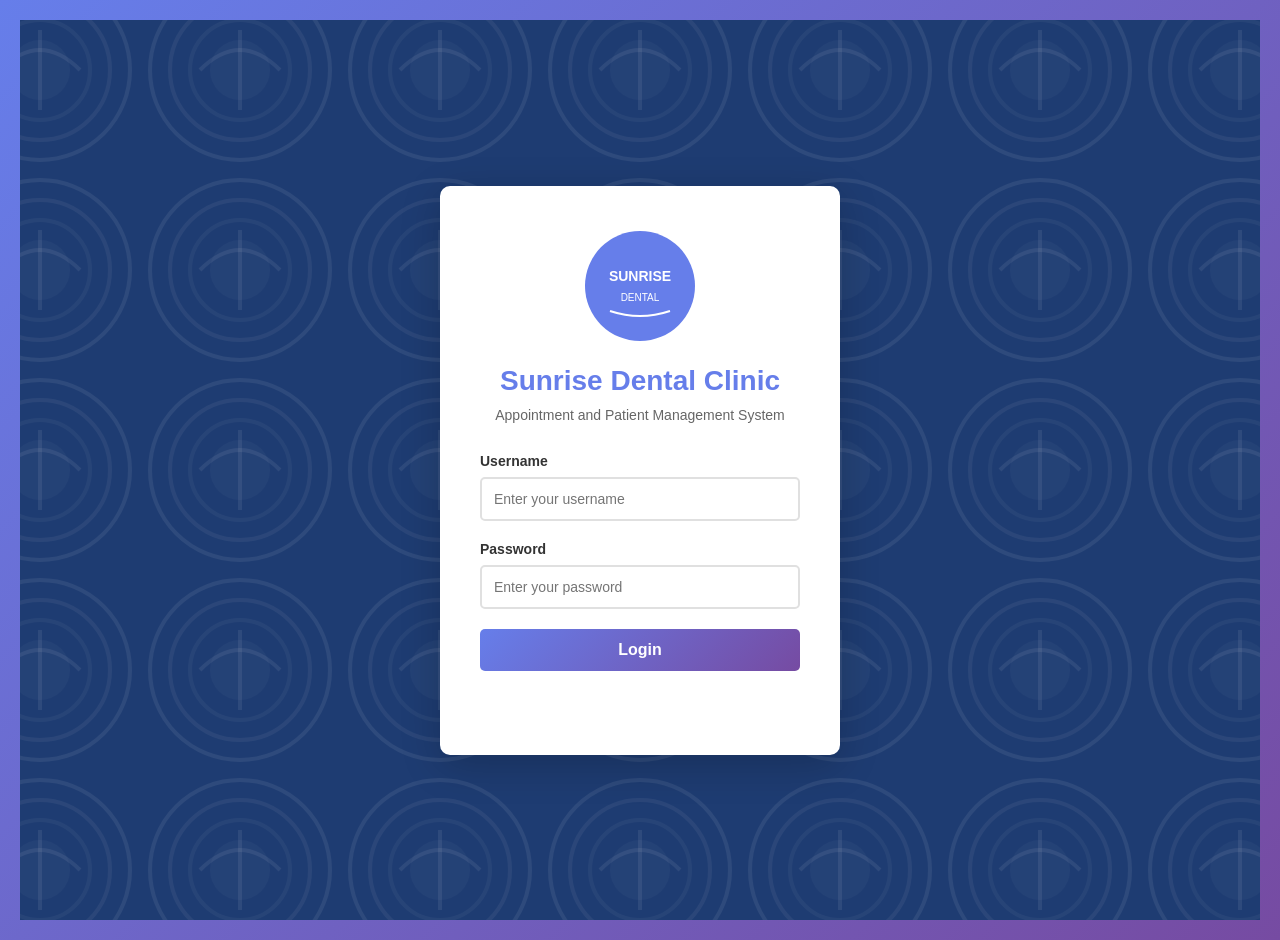
<file: src/main/webapp/index.html>
<!DOCTYPE html>
<html lang="en">
<head>
    <meta charset="UTF-8">
    <meta name="viewport" content="width=device-width, initial-scale=1.0">
    <title>Sunrise Dental Clinic - Login</title>
    <link rel="icon" href="data:,">
    <link rel="stylesheet" href="css/style.css">
</head>
<body>
    <div class="login-container">
        <div class="login-box">
            <div class="clinic-header">
                <img src="img/logo.svg" alt="Sunrise Dental Clinic Logo" class="clinic-logo">
                <h1>Sunrise Dental Clinic</h1>
                <p>Appointment and Patient Management System</p>
            </div>
            
            <form id="loginForm" class="login-form">
                <div class="form-group">
                    <label for="username">Username</label>
                    <input type="text" id="username" name="username" placeholder="Enter your username" required>
                </div>
                
                <div class="form-group">
                    <label for="password">Password</label>
                    <input type="password" id="password" name="password" placeholder="Enter your password" required>
                </div>
                
                <button type="submit" class="btn btn-primary">Login</button>
            </form>
            
            <div id="message" class="message"></div>
        </div>
    </div>
    
    <script>
        document.getElementById('loginForm').addEventListener('submit', async function(e) {
            e.preventDefault();
            
            const username = document.getElementById('username').value;
            const password = document.getElementById('password').value;
            const messageDiv = document.getElementById('message');
            
            messageDiv.textContent = 'Logging in...';
            messageDiv.className = 'message info';
            
            try {
                const response = await fetch('api/login', {
                    method: 'POST',
                    headers: {
                        'Content-Type': 'application/x-www-form-urlencoded',
                    },
                    body: `username=${encodeURIComponent(username)}&password=${encodeURIComponent(password)}`
                });
                
                const data = await response.json();
                
                if (data.success) {
                    messageDiv.textContent = 'Login successful! Redirecting...';
                    messageDiv.className = 'message success';
                    setTimeout(() => {
                        window.location.href = 'dashboard.html';
                    }, 1000);
                } else {
                    messageDiv.textContent = data.message;
                    messageDiv.className = 'message error';
                }
            } catch (error) {
                messageDiv.textContent = 'Error connecting to server';
                messageDiv.className = 'message error';
            }
        });
    </script>
</body>
</html>
</file>
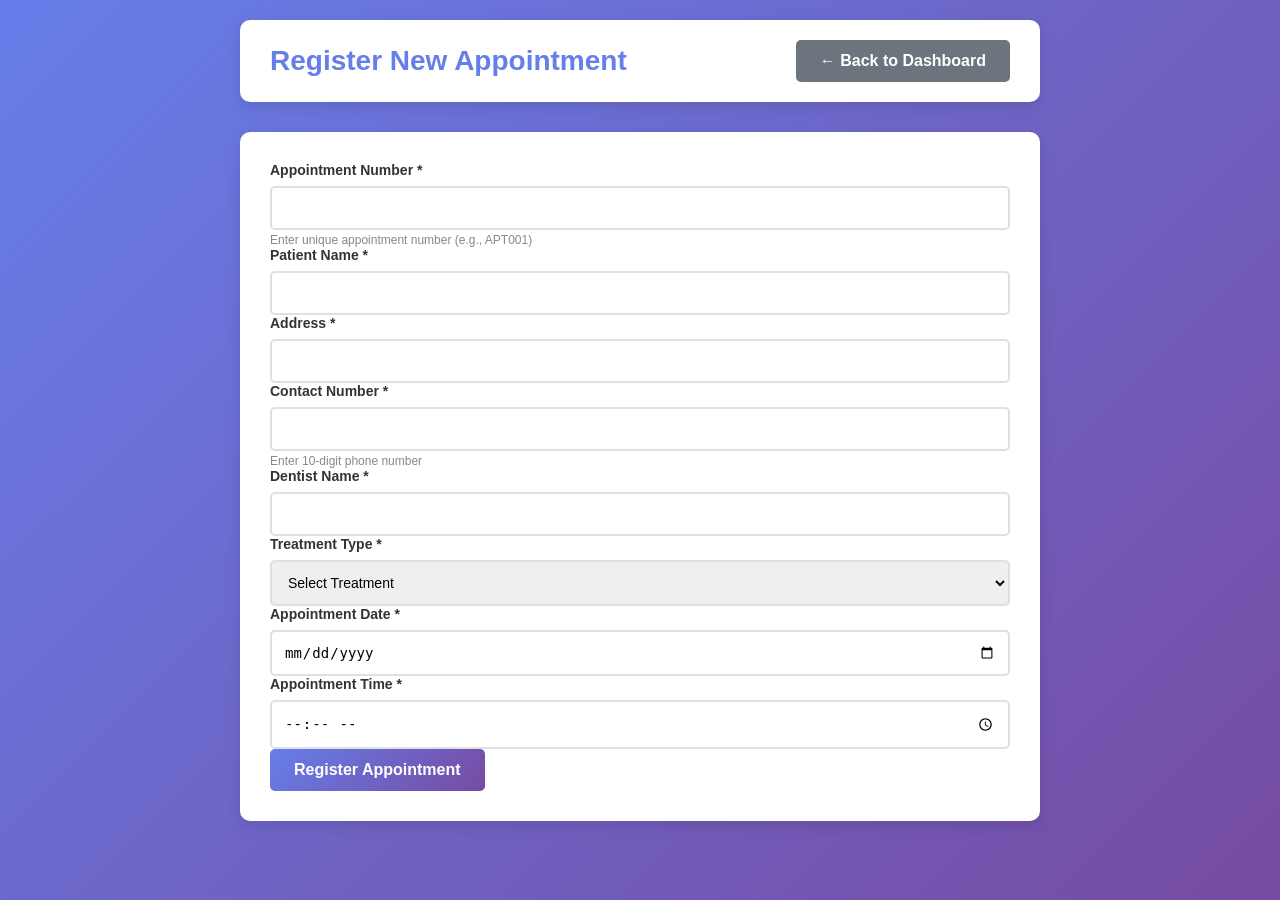
<file: src/main/webapp/appointment.html>
<!DOCTYPE html>
<html lang="en">
<head>
    <meta charset="UTF-8">
    <meta name="viewport" content="width=device-width, initial-scale=1.0">
    <title>Sunrise Dental Clinic - Register Appointment</title>
    <link rel="icon" href="data:,">
    <link rel="stylesheet" href="css/style.css">
</head>
<body>
    <div class="page-container">
        <div class="page-header">
            <h1>Register New Appointment</h1>
            <a href="dashboard.html" class="btn btn-secondary">← Back to Dashboard</a>
        </div>
        
        <form id="appointmentForm" class="form-container">
            <div class="form-group">
                <label for="appointmentNumber">Appointment Number *</label>
                <input type="text" id="appointmentNumber" name="appointmentNumber" required>
                <small class="form-hint">Enter unique appointment number (e.g., APT001)</small>
            </div>
            
            <div class="form-group">
                <label for="patientName">Patient Name *</label>
                <input type="text" id="patientName" name="patientName" required>
            </div>
            
            <div class="form-group">
                <label for="address">Address *</label>
                <input type="text" id="address" name="address" required>
            </div>
            
            <div class="form-group">
                <label for="contactNumber">Contact Number *</label>
                <input type="tel" id="contactNumber" name="contactNumber" required pattern="[0-9]{10}">
                <small class="form-hint">Enter 10-digit phone number</small>
            </div>
            
            <div class="form-group">
                <label for="dentistName">Dentist Name *</label>
                <input type="text" id="dentistName" name="dentistName" required>
            </div>
            
            <div class="form-group">
                <label for="treatmentType">Treatment Type *</label>
                <select id="treatmentType" name="treatmentType" required>
                    <option value="">Select Treatment</option>
                    <option value="Cleaning">Cleaning</option>
                    <option value="Filling">Filling</option>
                    <option value="Root Canal">Root Canal</option>
                    <option value="Extraction">Extraction</option>
                    <option value="Crown">Crown</option>
                    <option value="Denture">Denture</option>
                    <option value="Braces">Braces</option>
                    <option value="Whitening">Whitening</option>
                    <option value="Checkup">Checkup</option>
                    <option value="X-Ray">X-Ray</option>
                </select>
            </div>
            
            <div class="form-group">
                <label for="appointmentDate">Appointment Date *</label>
                <input type="date" id="appointmentDate" name="appointmentDate" required>
            </div>
            
            <div class="form-group">
                <label for="appointmentTime">Appointment Time *</label>
                <input type="time" id="appointmentTime" name="appointmentTime" required>
            </div>
            
            <button type="submit" class="btn btn-primary">Register Appointment</button>
        </form>
        
        <div id="message" class="message"></div>
    </div>
    
    <script>
        document.getElementById('appointmentForm').addEventListener('submit', async function(e) {
            e.preventDefault();
            
            const messageDiv = document.getElementById('message');
            
            // Frontend validation
            const appointmentNumber = document.getElementById('appointmentNumber').value.trim();
            const patientName = document.getElementById('patientName').value.trim();
            const address = document.getElementById('address').value.trim();
            const contactNumber = document.getElementById('contactNumber').value.trim();
            const dentistName = document.getElementById('dentistName').value.trim();
            const treatmentType = document.getElementById('treatmentType').value;
            const appointmentDate = document.getElementById('appointmentDate').value;
            const appointmentTime = document.getElementById('appointmentTime').value;
            
            if (!appointmentNumber || !patientName || !address || !contactNumber || 
                !dentistName || !treatmentType || !appointmentDate || !appointmentTime) {
                messageDiv.textContent = 'All fields are required';
                messageDiv.className = 'message error';
                return;
            }
            
            if (!contactNumber.match(/^[0-9]{10}$/)) {
                messageDiv.textContent = 'Contact number must be 10 digits';
                messageDiv.className = 'message error';
                return;
            }
            
            if (patientName.length < 2 || patientName.length > 100) {
                messageDiv.textContent = 'Patient name must be between 2 and 100 characters';
                messageDiv.className = 'message error';
                return;
            }
            
            messageDiv.textContent = 'Registering appointment...';
            messageDiv.className = 'message info';
            
            try {
                const response = await fetch('api/appointments', {
                    method: 'POST',
                    headers: {
                        'Content-Type': 'application/x-www-form-urlencoded',
                    },
                    body: `appointmentNumber=${encodeURIComponent(appointmentNumber)}&` +
                          `patientName=${encodeURIComponent(patientName)}&` +
                          `address=${encodeURIComponent(address)}&` +
                          `contactNumber=${encodeURIComponent(contactNumber)}&` +
                          `dentistName=${encodeURIComponent(dentistName)}&` +
                          `treatmentType=${encodeURIComponent(treatmentType)}&` +
                          `appointmentDate=${encodeURIComponent(appointmentDate)}&` +
                          `appointmentTime=${encodeURIComponent(appointmentTime)}`
                });
                
                const data = await response.json();
                
                if (data.success) {
                    messageDiv.textContent = data.message;
                    messageDiv.className = 'message success';
                    document.getElementById('appointmentForm').reset();
                } else {
                    messageDiv.textContent = data.message;
                    messageDiv.className = 'message error';
                }
            } catch (error) {
                messageDiv.textContent = 'Error connecting to server';
                messageDiv.className = 'message error';
            }
        });
    </script>
</body>
</html>
</file>
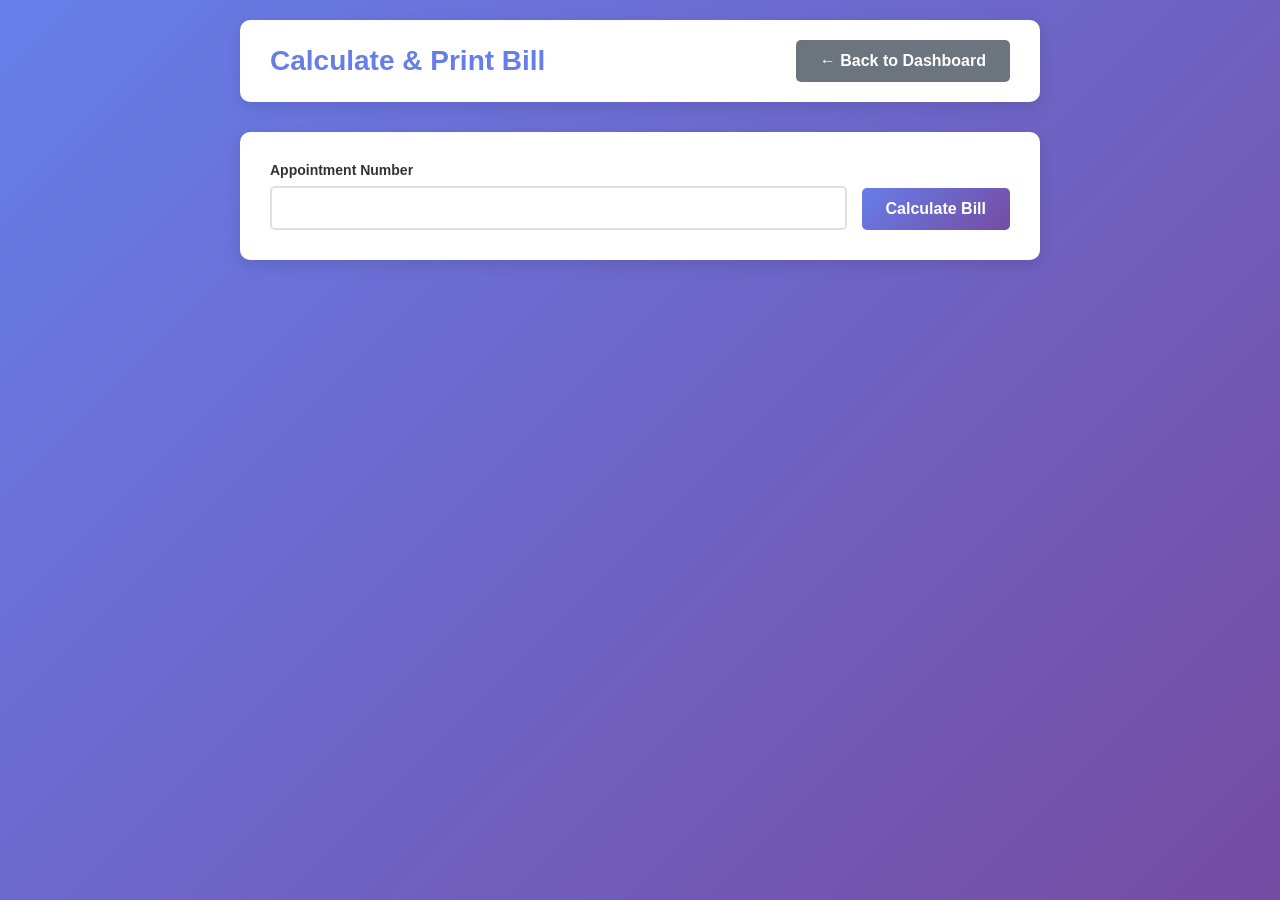
<file: src/main/webapp/billing.html>
<!DOCTYPE html>
<html lang="en">
<head>
    <meta charset="UTF-8">
    <meta name="viewport" content="width=device-width, initial-scale=1.0">
    <title>Sunrise Dental Clinic - Calculate Bill</title>
    <link rel="icon" href="data:,">
    <link rel="stylesheet" href="css/style.css">
</head>
<body>
    <div class="page-container">
        <div class="page-header">
            <h1>Calculate & Print Bill</h1>
            <a href="dashboard.html" class="btn btn-secondary">← Back to Dashboard</a>
        </div>
        
        <div class="search-container">
            <form id="billingForm" class="search-form">
                <div class="form-group">
                    <label for="appointmentNumber">Appointment Number</label>
                    <input type="text" id="appointmentNumber" name="appointmentNumber" required>
                </div>
                <button type="submit" class="btn btn-primary">Calculate Bill</button>
            </form>
        </div>
        
        <div id="message" class="message"></div>
        
        <div id="billingDetails" class="billing-details" style="display: none;">
            <h2>Bill Summary</h2>
            <div class="bill-info">
                <div class="bill-row">
                    <span class="bill-label">Appointment Number:</span>
                    <span class="bill-value" id="billAppointmentNumber"></span>
                </div>
                <div class="bill-row">
                    <span class="bill-label">Patient Name:</span>
                    <span class="bill-value" id="billPatientName"></span>
                </div>
                <div class="bill-row">
                    <span class="bill-label">Treatment Type:</span>
                    <span class="bill-value" id="billTreatmentType"></span>
                </div>
                <div class="bill-row">
                    <span class="bill-label">Date:</span>
                    <span class="bill-value" id="billDate"></span>
                </div>
                <div class="bill-divider"></div>
                <div class="bill-row">
                    <span class="bill-label">Treatment Cost:</span>
                    <span class="bill-value" id="billTreatmentCost"></span>
                </div>
                <div class="bill-row">
                    <span class="bill-label">Consultation Fee:</span>
                    <span class="bill-value" id="billConsultationFee"></span>
                </div>
                <div class="bill-divider"></div>
                <div class="bill-row total-row">
                    <span class="bill-label total-label">TOTAL:</span>
                    <span class="bill-value total-value" id="billTotal"></span>
                </div>
            </div>
            <button id="printBillBtn" class="btn btn-primary">Print Bill</button>
        </div>
    </div>
    
    <script>
        document.getElementById('billingForm').addEventListener('submit', async function(e) {
            e.preventDefault();
            
            const appointmentNumber = document.getElementById('appointmentNumber').value.trim();
            const messageDiv = document.getElementById('message');
            const detailsDiv = document.getElementById('billingDetails');
            
            if (!appointmentNumber) {
                messageDiv.textContent = 'Please enter an appointment number';
                messageDiv.className = 'message error';
                detailsDiv.style.display = 'none';
                return;
            }
            
            messageDiv.textContent = 'Calculating bill...';
            messageDiv.className = 'message info';
            detailsDiv.style.display = 'none';
            
            try {
                const response = await fetch(`api/billing?appointmentNumber=${encodeURIComponent(appointmentNumber)}`);
                const data = await response.json();
                
                if (data.success && data.billing) {
                    const bill = data.billing;
                    document.getElementById('billAppointmentNumber').textContent = bill.appointmentNumber;
                    document.getElementById('billPatientName').textContent = bill.patientName;
                    document.getElementById('billTreatmentType').textContent = bill.treatmentType;
                    document.getElementById('billDate').textContent = bill.appointmentDate;
                    document.getElementById('billTreatmentCost').textContent = 'LKR ' + bill.treatmentCost;
                    document.getElementById('billConsultationFee').textContent = 'LKR ' + bill.consultationFee;
                    document.getElementById('billTotal').textContent = 'LKR ' + bill.total;
                    
                    // Store billing data for receipt page
                    sessionStorage.setItem('billingData', JSON.stringify(bill));
                    
                    messageDiv.textContent = '';
                    detailsDiv.style.display = 'block';
                } else {
                    messageDiv.textContent = data.message || 'Appointment not found';
                    messageDiv.className = 'message error';
                    detailsDiv.style.display = 'none';
                }
            } catch (error) {
                messageDiv.textContent = 'Error connecting to server';
                messageDiv.className = 'message error';
                detailsDiv.style.display = 'none';
            }
        });
        
        document.getElementById('printBillBtn').addEventListener('click', function() {
            window.location.href = 'receipt.html';
        });
    </script>
</body>
</html>
</file>
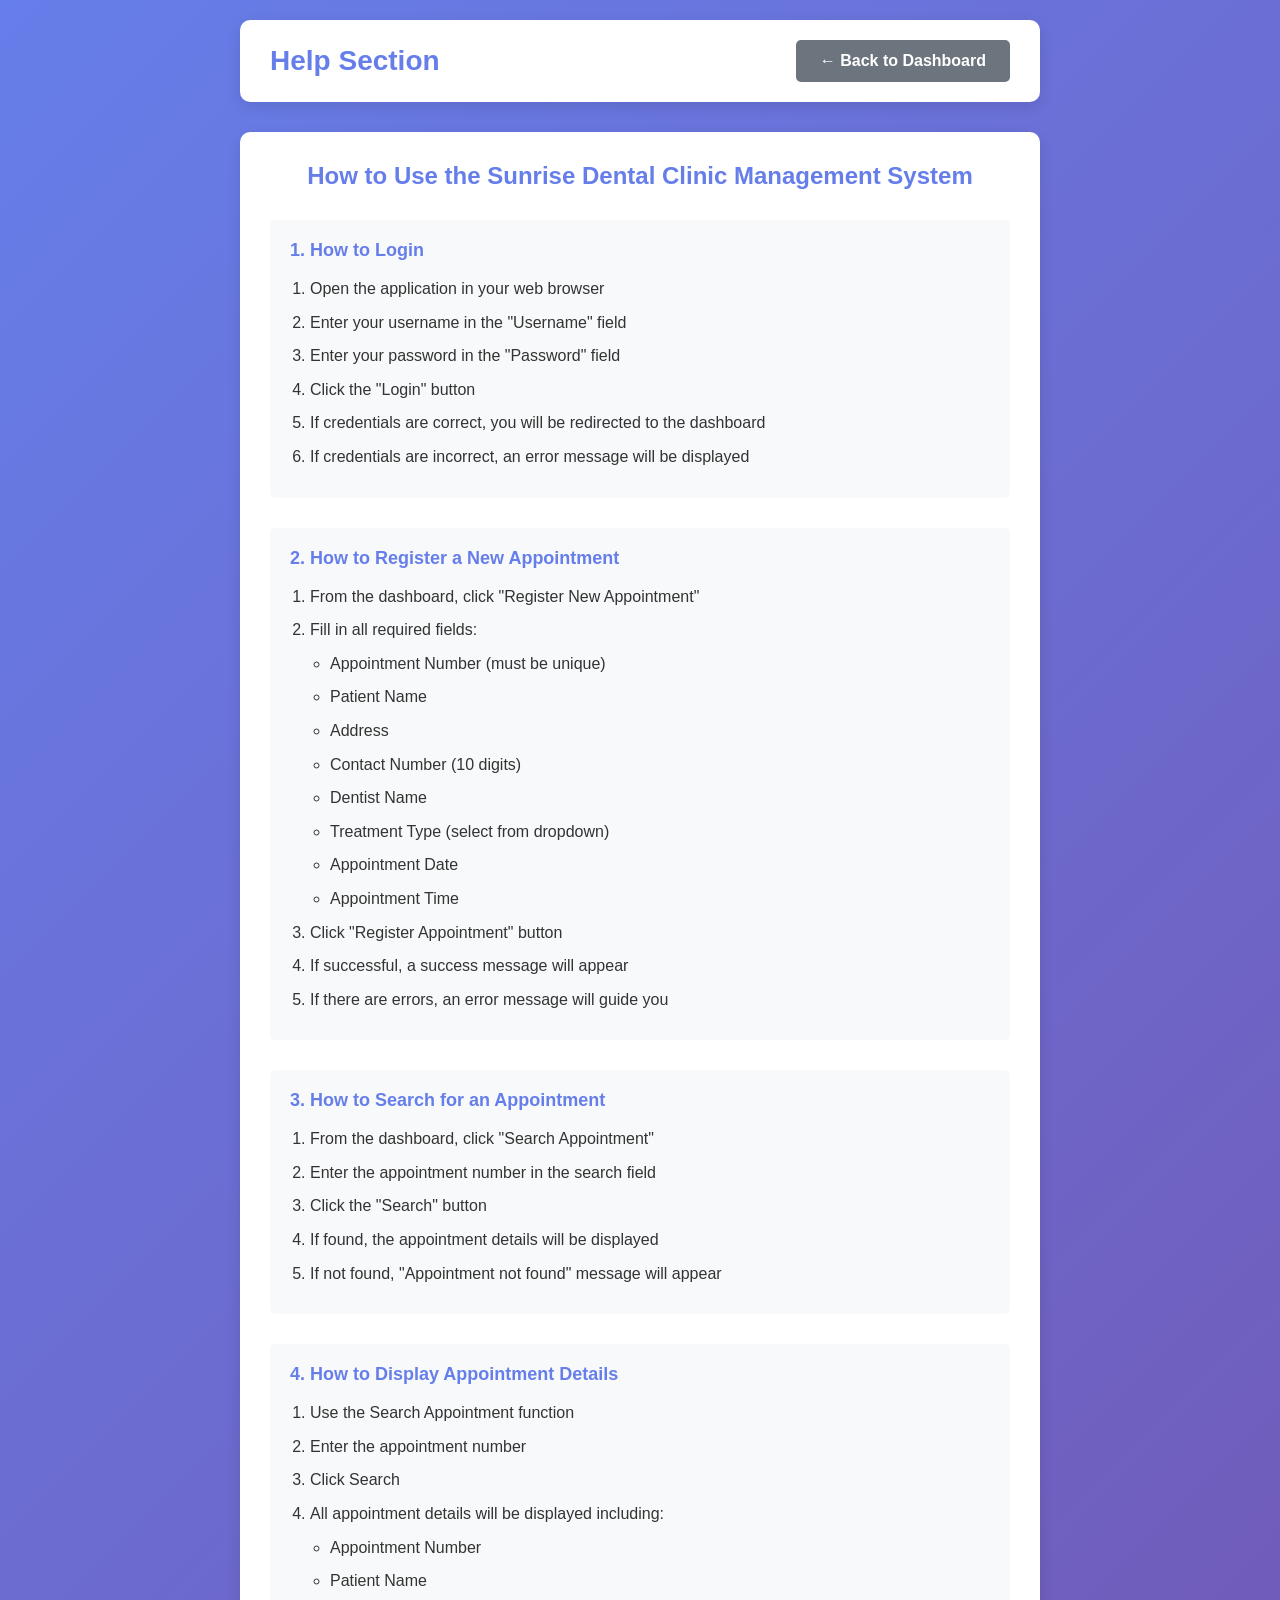
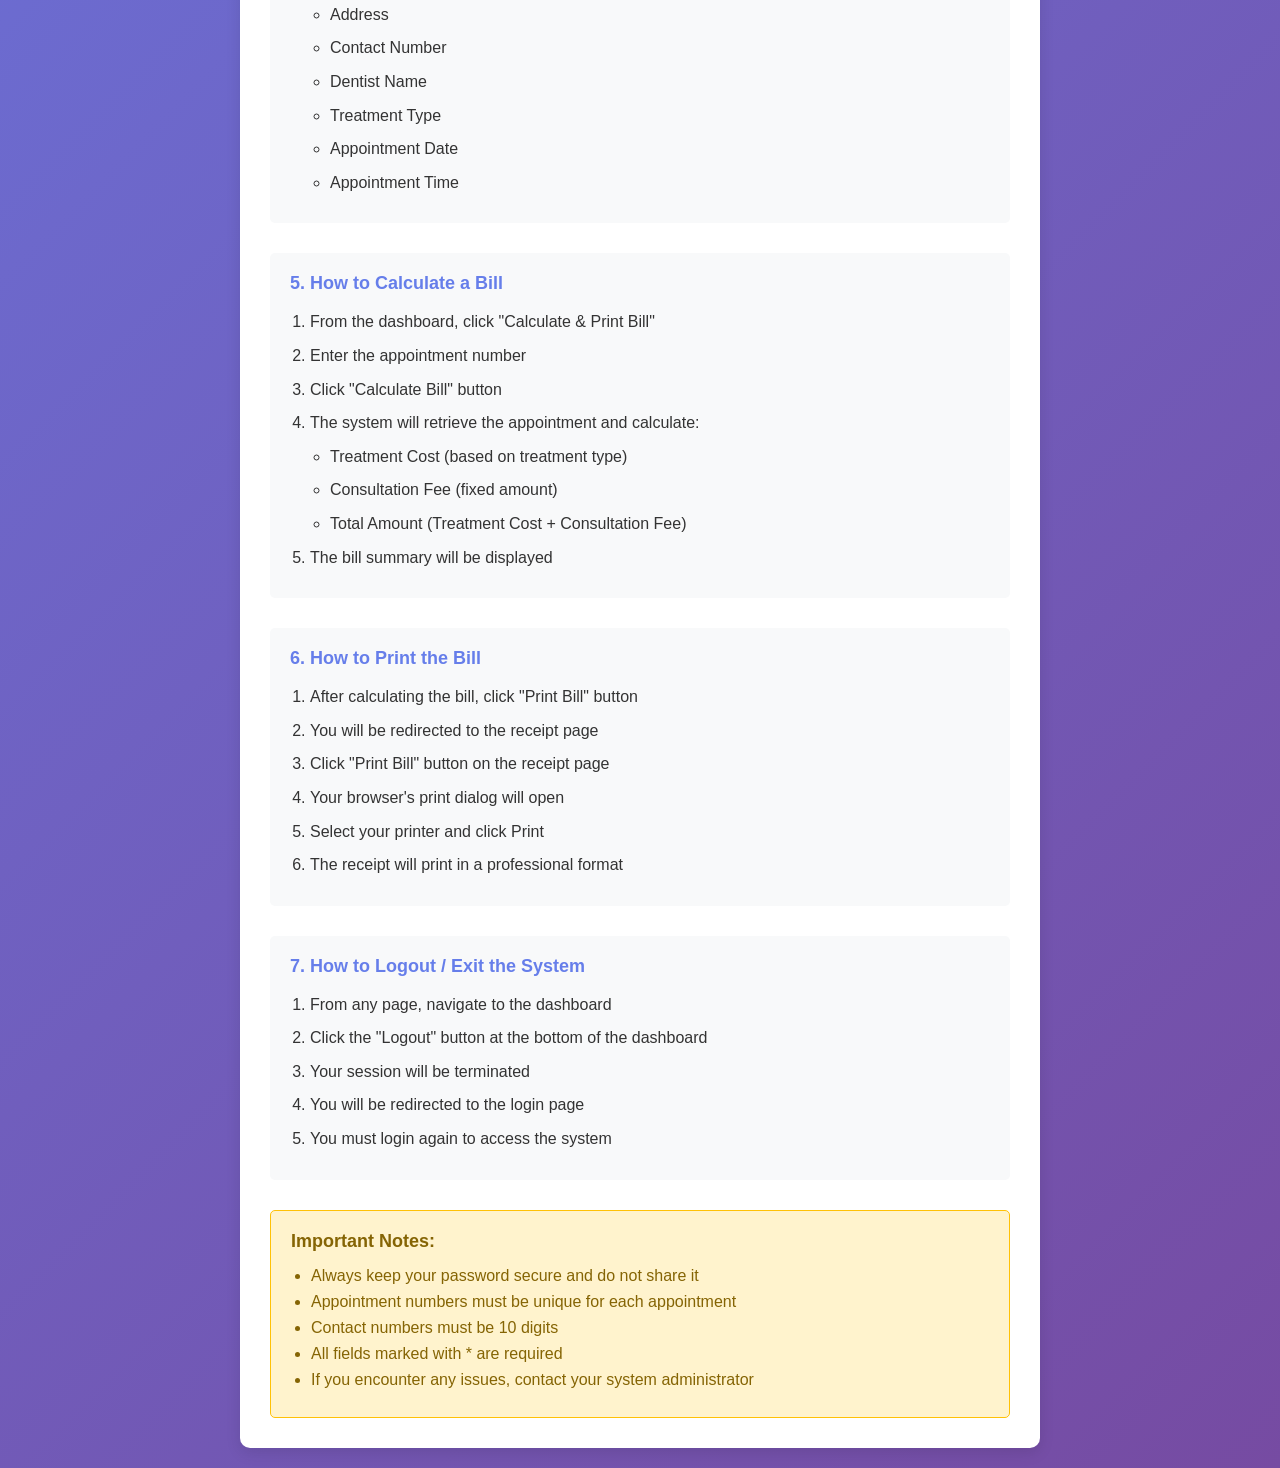
<file: src/main/webapp/help.html>
<!DOCTYPE html>
<html lang="en">
<head>
    <meta charset="UTF-8">
    <meta name="viewport" content="width=device-width, initial-scale=1.0">
    <title>Sunrise Dental Clinic - Help</title>
    <link rel="icon" href="data:,">
    <link rel="stylesheet" href="css/style.css">
</head>
<body>
    <div class="page-container">
        <div class="page-header">
            <h1>Help Section</h1>
            <a href="dashboard.html" class="btn btn-secondary">← Back to Dashboard</a>
        </div>
        
        <div class="help-content">
            <h2>How to Use the Sunrise Dental Clinic Management System</h2>
            
            <div class="help-section">
                <h3>1. How to Login</h3>
                <ol>
                    <li>Open the application in your web browser</li>
                    <li>Enter your username in the "Username" field</li>
                    <li>Enter your password in the "Password" field</li>
                    <li>Click the "Login" button</li>
                    <li>If credentials are correct, you will be redirected to the dashboard</li>
                    <li>If credentials are incorrect, an error message will be displayed</li>
                </ol>
            </div>
            
            <div class="help-section">
                <h3>2. How to Register a New Appointment</h3>
                <ol>
                    <li>From the dashboard, click "Register New Appointment"</li>
                    <li>Fill in all required fields:</li>
                    <ul>
                        <li>Appointment Number (must be unique)</li>
                        <li>Patient Name</li>
                        <li>Address</li>
                        <li>Contact Number (10 digits)</li>
                        <li>Dentist Name</li>
                        <li>Treatment Type (select from dropdown)</li>
                        <li>Appointment Date</li>
                        <li>Appointment Time</li>
                    </ul>
                    <li>Click "Register Appointment" button</li>
                    <li>If successful, a success message will appear</li>
                    <li>If there are errors, an error message will guide you</li>
                </ol>
            </div>
            
            <div class="help-section">
                <h3>3. How to Search for an Appointment</h3>
                <ol>
                    <li>From the dashboard, click "Search Appointment"</li>
                    <li>Enter the appointment number in the search field</li>
                    <li>Click the "Search" button</li>
                    <li>If found, the appointment details will be displayed</li>
                    <li>If not found, "Appointment not found" message will appear</li>
                </ol>
            </div>
            
            <div class="help-section">
                <h3>4. How to Display Appointment Details</h3>
                <ol>
                    <li>Use the Search Appointment function</li>
                    <li>Enter the appointment number</li>
                    <li>Click Search</li>
                    <li>All appointment details will be displayed including:</li>
                    <ul>
                        <li>Appointment Number</li>
                        <li>Patient Name</li>
                        <li>Address</li>
                        <li>Contact Number</li>
                        <li>Dentist Name</li>
                        <li>Treatment Type</li>
                        <li>Appointment Date</li>
                        <li>Appointment Time</li>
                    </ul>
                </ol>
            </div>
            
            <div class="help-section">
                <h3>5. How to Calculate a Bill</h3>
                <ol>
                    <li>From the dashboard, click "Calculate & Print Bill"</li>
                    <li>Enter the appointment number</li>
                    <li>Click "Calculate Bill" button</li>
                    <li>The system will retrieve the appointment and calculate:</li>
                    <ul>
                        <li>Treatment Cost (based on treatment type)</li>
                        <li>Consultation Fee (fixed amount)</li>
                        <li>Total Amount (Treatment Cost + Consultation Fee)</li>
                    </ul>
                    <li>The bill summary will be displayed</li>
                </ol>
            </div>
            
            <div class="help-section">
                <h3>6. How to Print the Bill</h3>
                <ol>
                    <li>After calculating the bill, click "Print Bill" button</li>
                    <li>You will be redirected to the receipt page</li>
                    <li>Click "Print Bill" button on the receipt page</li>
                    <li>Your browser's print dialog will open</li>
                    <li>Select your printer and click Print</li>
                    <li>The receipt will print in a professional format</li>
                </ol>
            </div>
            
            <div class="help-section">
                <h3>7. How to Logout / Exit the System</h3>
                <ol>
                    <li>From any page, navigate to the dashboard</li>
                    <li>Click the "Logout" button at the bottom of the dashboard</li>
                    <li>Your session will be terminated</li>
                    <li>You will be redirected to the login page</li>
                    <li>You must login again to access the system</li>
                </ol>
            </div>
            
            <div class="help-note">
                <h3>Important Notes:</h3>
                <ul>
                    <li>Always keep your password secure and do not share it</li>
                    <li>Appointment numbers must be unique for each appointment</li>
                    <li>Contact numbers must be 10 digits</li>
                    <li>All fields marked with * are required</li>
                    <li>If you encounter any issues, contact your system administrator</li>
                </ul>
            </div>
        </div>
    </div>
</body>
</html>
</file>
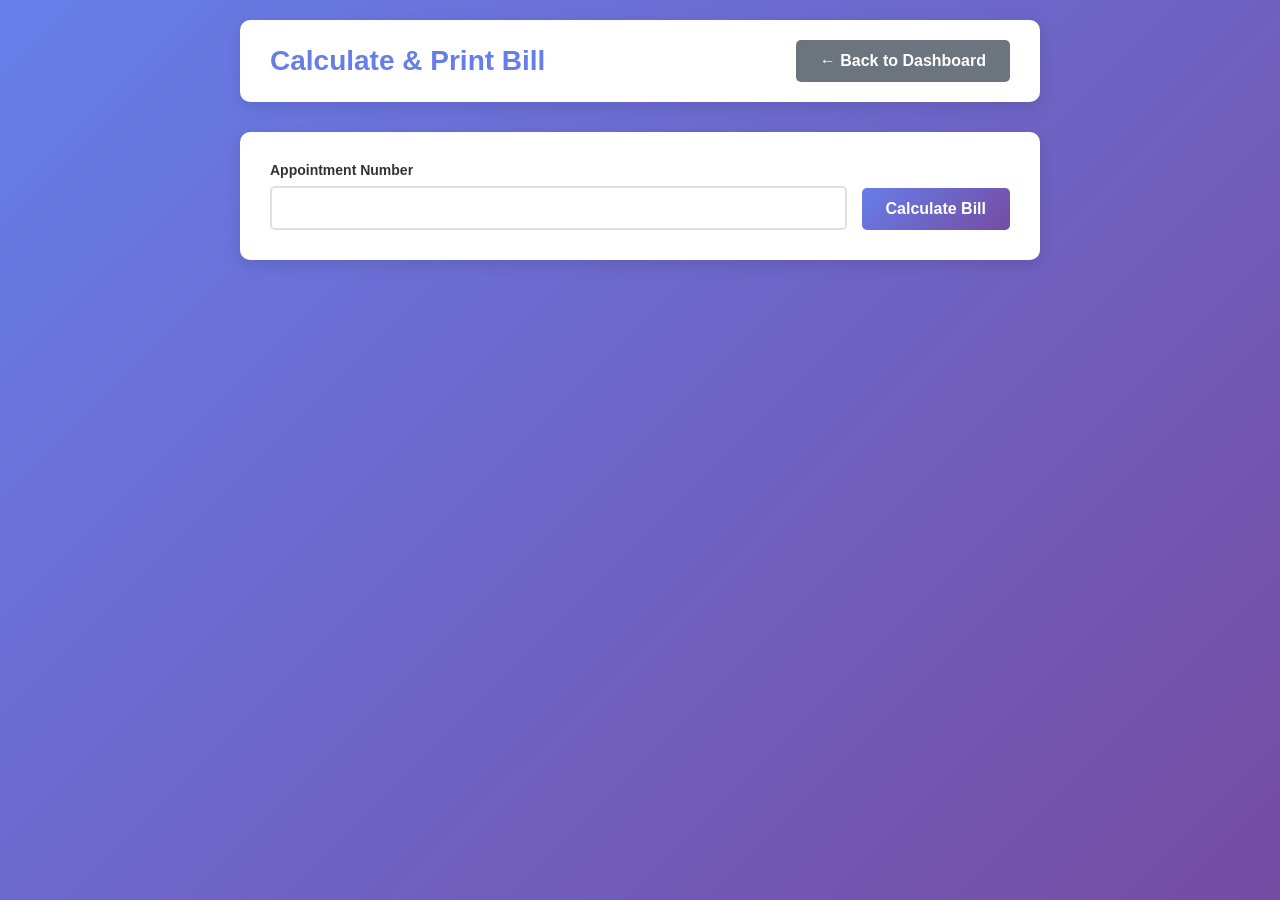
<file: src/main/webapp/receipt.html>
<!DOCTYPE html>
<html lang="en">
<head>
    <meta charset="UTF-8">
    <meta name="viewport" content="width=device-width, initial-scale=1.0">
    <title>Sunrise Dental Clinic - Receipt</title>
    <link rel="icon" href="data:,">
    <link rel="stylesheet" href="css/style.css">
</head>
<body>
    <div class="receipt-container">
        <div class="receipt">
            <div class="receipt-header">
                <h1>SUNRISE DENTAL CLINIC</h1>
                <h2>COLOMBO</h2>
            </div>
            
            <div class="receipt-divider"></div>
            
            <div class="receipt-body">
                <div class="receipt-row">
                    <span class="receipt-label">Appointment Number:</span>
                    <span class="receipt-value" id="receiptAppointmentNumber"></span>
                </div>
                <div class="receipt-row">
                    <span class="receipt-label">Patient Name:</span>
                    <span class="receipt-value" id="receiptPatientName"></span>
                </div>
                <div class="receipt-row">
                    <span class="receipt-label">Treatment Type:</span>
                    <span class="receipt-value" id="receiptTreatmentType"></span>
                </div>
                <div class="receipt-row">
                    <span class="receipt-label">Date:</span>
                    <span class="receipt-value" id="receiptDate"></span>
                </div>
                
                <div class="receipt-divider"></div>
                
                <div class="receipt-row">
                    <span class="receipt-label">Treatment Cost:</span>
                    <span class="receipt-value" id="receiptTreatmentCost"></span>
                </div>
                <div class="receipt-row">
                    <span class="receipt-label">Consultation Fee:</span>
                    <span class="receipt-value" id="receiptConsultationFee"></span>
                </div>
                
                <div class="receipt-divider"></div>
                
                <div class="receipt-row total-row">
                    <span class="receipt-label total-label">TOTAL:</span>
                    <span class="receipt-value total-value" id="receiptTotal"></span>
                </div>
            </div>
            
            <div class="receipt-divider"></div>
            
            <div class="receipt-footer">
                <p>Thank you for visiting</p>
                <p>Sunrise Dental Clinic</p>
            </div>
            
            <div class="no-print">
                <button id="printBtn" class="btn btn-primary">Print Bill</button>
                <a href="billing.html" class="btn btn-secondary">← Back to Billing</a>
            </div>
        </div>
    </div>
    
    <script>
        window.addEventListener('load', function() {
            const billingData = sessionStorage.getItem('billingData');
            
            if (billingData) {
                const bill = JSON.parse(billingData);
                document.getElementById('receiptAppointmentNumber').textContent = bill.appointmentNumber;
                document.getElementById('receiptPatientName').textContent = bill.patientName;
                document.getElementById('receiptTreatmentType').textContent = bill.treatmentType;
                document.getElementById('receiptDate').textContent = bill.appointmentDate;
                document.getElementById('receiptTreatmentCost').textContent = 'LKR ' + bill.treatmentCost;
                document.getElementById('receiptConsultationFee').textContent = 'LKR ' + bill.consultationFee;
                document.getElementById('receiptTotal').textContent = 'LKR ' + bill.total;
            } else {
                window.location.href = 'billing.html';
            }
        });
        
        document.getElementById('printBtn').addEventListener('click', function() {
            window.print();
        });
    </script>
</body>
</html>
</file>
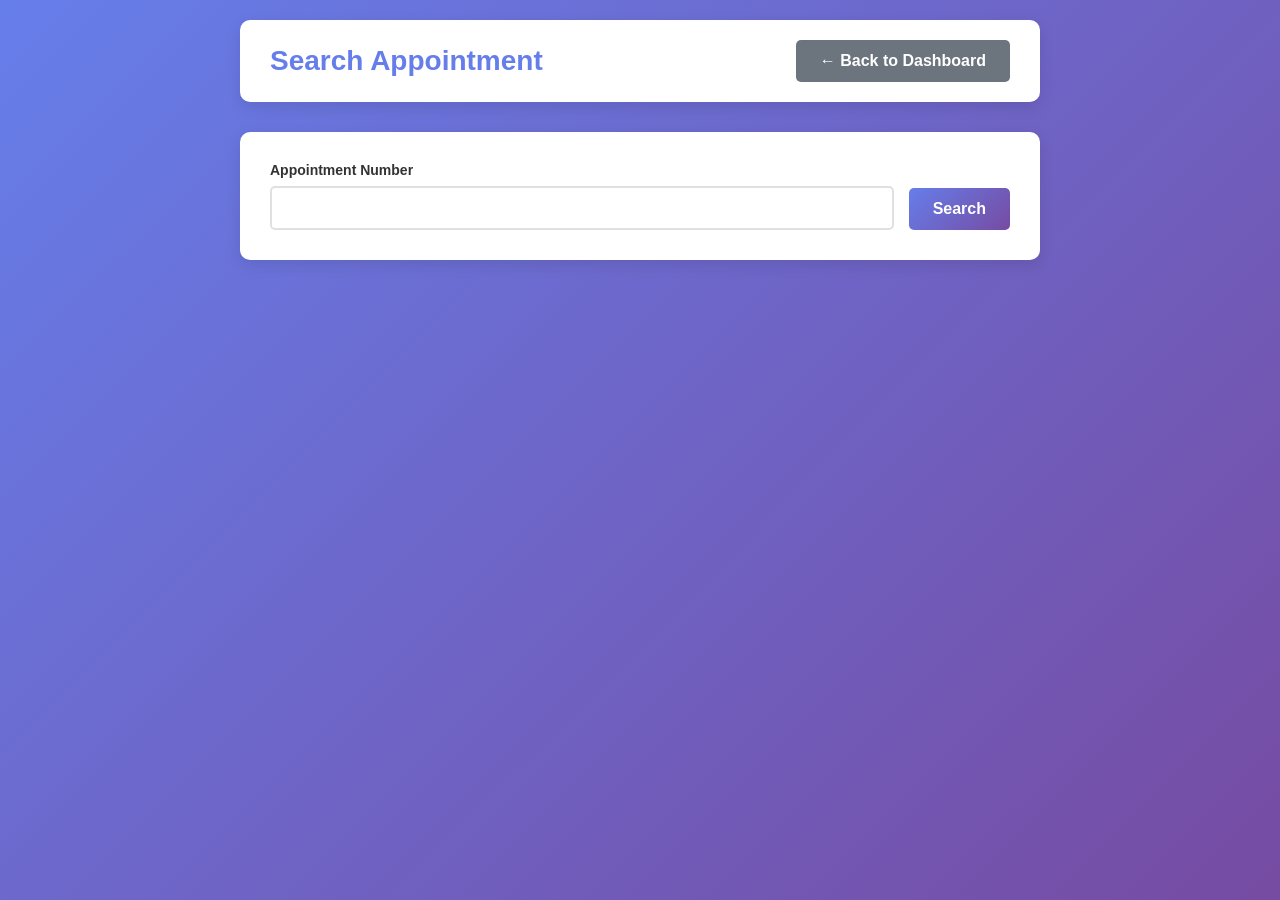
<file: src/main/webapp/search.html>
<!DOCTYPE html>
<html lang="en">
<head>
    <meta charset="UTF-8">
    <meta name="viewport" content="width=device-width, initial-scale=1.0">
    <title>Sunrise Dental Clinic - Search Appointment</title>
    <link rel="icon" href="data:,">
    <link rel="stylesheet" href="css/style.css">
</head>
<body>
    <div class="page-container">
        <div class="page-header">
            <h1>Search Appointment</h1>
            <a href="dashboard.html" class="btn btn-secondary">← Back to Dashboard</a>
        </div>
        
        <div class="search-container">
            <form id="searchForm" class="search-form">
                <div class="form-group">
                    <label for="appointmentNumber">Appointment Number</label>
                    <input type="text" id="appointmentNumber" name="appointmentNumber" required>
                </div>
                <button type="submit" class="btn btn-primary">Search</button>
            </form>
        </div>
        
        <div id="message" class="message"></div>
        
        <div id="appointmentDetails" class="appointment-details" style="display: none;">
            <h2>Appointment Details</h2>
            <div class="detail-row">
                <span class="detail-label">Appointment Number:</span>
                <span class="detail-value" id="detailAppointmentNumber"></span>
            </div>
            <div class="detail-row">
                <span class="detail-label">Patient Name:</span>
                <span class="detail-value" id="detailPatientName"></span>
            </div>
            <div class="detail-row">
                <span class="detail-label">Address:</span>
                <span class="detail-value" id="detailAddress"></span>
            </div>
            <div class="detail-row">
                <span class="detail-label">Contact Number:</span>
                <span class="detail-value" id="detailContactNumber"></span>
            </div>
            <div class="detail-row">
                <span class="detail-label">Dentist Name:</span>
                <span class="detail-value" id="detailDentistName"></span>
            </div>
            <div class="detail-row">
                <span class="detail-label">Treatment Type:</span>
                <span class="detail-value" id="detailTreatmentType"></span>
            </div>
            <div class="detail-row">
                <span class="detail-label">Appointment Date:</span>
                <span class="detail-value" id="detailAppointmentDate"></span>
            </div>
            <div class="detail-row">
                <span class="detail-label">Appointment Time:</span>
                <span class="detail-value" id="detailAppointmentTime"></span>
            </div>
        </div>
    </div>
    
    <script>
        document.getElementById('searchForm').addEventListener('submit', async function(e) {
            e.preventDefault();
            
            const appointmentNumber = document.getElementById('appointmentNumber').value.trim();
            const messageDiv = document.getElementById('message');
            const detailsDiv = document.getElementById('appointmentDetails');
            
            if (!appointmentNumber) {
                messageDiv.textContent = 'Please enter an appointment number';
                messageDiv.className = 'message error';
                detailsDiv.style.display = 'none';
                return;
            }
            
            messageDiv.textContent = 'Searching...';
            messageDiv.className = 'message info';
            detailsDiv.style.display = 'none';
            
            try {
                const response = await fetch(`api/search?appointmentNumber=${encodeURIComponent(appointmentNumber)}`);
                const data = await response.json();
                
                if (data.success && data.appointment) {
                    const apt = data.appointment;
                    document.getElementById('detailAppointmentNumber').textContent = apt.appointmentNumber;
                    document.getElementById('detailPatientName').textContent = apt.patientName;
                    document.getElementById('detailAddress').textContent = apt.address;
                    document.getElementById('detailContactNumber').textContent = apt.contactNumber;
                    document.getElementById('detailDentistName').textContent = apt.dentistName;
                    document.getElementById('detailTreatmentType').textContent = apt.treatmentType;
                    document.getElementById('detailAppointmentDate').textContent = apt.appointmentDate;
                    document.getElementById('detailAppointmentTime').textContent = apt.appointmentTime;
                    
                    messageDiv.textContent = '';
                    detailsDiv.style.display = 'block';
                } else {
                    messageDiv.textContent = data.message || 'Appointment not found';
                    messageDiv.className = 'message error';
                    detailsDiv.style.display = 'none';
                }
            } catch (error) {
                messageDiv.textContent = 'Error connecting to server';
                messageDiv.className = 'message error';
                detailsDiv.style.display = 'none';
            }
        });
    </script>
</body>
</html>
</file>
<file: src/main/webapp/css/style.css>
/* Sunrise Dental Clinic - Main Stylesheet */

* {
    margin: 0;
    padding: 0;
    box-sizing: border-box;
}

body {
    font-family: 'Segoe UI', Tahoma, Geneva, Verdana, sans-serif;
    background: linear-gradient(135deg, #667eea 0%, #764ba2 100%);
    min-height: 100vh;
    padding: 20px;
}

/* Login Page Styles */
.login-container {
    display: flex;
    justify-content: center;
    align-items: center;
    min-height: 100vh;
    padding: 20px;
    background: linear-gradient(135deg, #1e3c72 0%, #2a5298 50%, #1e3c72 100%);
    background-image: 
        url('data:image/svg+xml;utf8,<svg xmlns="http://www.w3.org/2000/svg" width="100" height="100" viewBox="0 0 100 100"><rect width="100" height="100" fill="%231e3c72"/><circle cx="50" cy="50" r="45" fill="none" stroke="rgba(255,255,255,0.1)" stroke-width="2"/><circle cx="50" cy="50" r="35" fill="none" stroke="rgba(255,255,255,0.08)" stroke-width="2"/><circle cx="50" cy="50" r="25" fill="none" stroke="rgba(255,255,255,0.06)" stroke-width="2"/><circle cx="50" cy="50" r="15" fill="rgba(255,255,255,0.04)"/><path d="M30 50 Q50 30 70 50" stroke="rgba(255,255,255,0.1)" stroke-width="2" fill="none"/><path d="M50 30 L50 70" stroke="rgba(255,255,255,0.1)" stroke-width="2" fill="none"/></svg>'),
        radial-gradient(circle at 50% 50%, rgba(255, 255, 255, 0.1) 0%, transparent 50%),
        radial-gradient(circle at 20% 30%, rgba(255, 255, 255, 0.05) 0%, transparent 30%),
        radial-gradient(circle at 80% 70%, rgba(255, 255, 255, 0.05) 0%, transparent 30%);
    background-size: 200px 200px, cover, cover, cover;
    background-position: center;
    position: relative;
}

.login-container::before {
    content: '';
    position: absolute;
    top: 0;
    left: 0;
    right: 0;
    bottom: 0;
    background: rgba(30, 60, 114, 0.3);
    z-index: 1;
}

.login-box {
    background: white;
    border-radius: 10px;
    box-shadow: 0 10px 40px rgba(0, 0, 0, 0.2);
    padding: 40px;
    width: 100%;
    max-width: 400px;
    position: relative;
    z-index: 2;
}

.clinic-header {
    text-align: center;
    margin-bottom: 30px;
}

.clinic-logo {
    max-width: 120px;
    height: auto;
    margin-bottom: 15px;
}

.clinic-header h1 {
    color: #667eea;
    font-size: 28px;
    margin-bottom: 10px;
}

.clinic-header p {
    color: #666;
    font-size: 14px;
}

.login-form {
    display: flex;
    flex-direction: column;
    gap: 20px;
}

.form-group {
    display: flex;
    flex-direction: column;
    gap: 8px;
}

.form-group label {
    font-weight: 600;
    color: #333;
    font-size: 14px;
}

.form-group input,
.form-group select {
    padding: 12px;
    border: 2px solid #e0e0e0;
    border-radius: 5px;
    font-size: 14px;
    transition: border-color 0.3s;
}

.form-group input:focus,
.form-group select:focus {
    outline: none;
    border-color: #667eea;
}

.form-hint {
    color: #888;
    font-size: 12px;
    margin-top: -5px;
}

/* Button Styles */
.btn {
    padding: 12px 24px;
    border: none;
    border-radius: 5px;
    font-size: 16px;
    font-weight: 600;
    cursor: pointer;
    transition: all 0.3s;
    text-decoration: none;
    display: inline-block;
    text-align: center;
}

.btn-primary {
    background: linear-gradient(135deg, #667eea 0%, #764ba2 100%);
    color: white;
}

.btn-primary:hover {
    transform: translateY(-2px);
    box-shadow: 0 5px 20px rgba(102, 126, 234, 0.4);
}

.btn-secondary {
    background: #6c757d;
    color: white;
}

.btn-secondary:hover {
    background: #5a6268;
}

.btn-danger {
    background: #dc3545;
    color: white;
}

.btn-danger:hover {
    background: #c82333;
}

/* Message Styles */
.message {
    margin-top: 20px;
    padding: 12px;
    border-radius: 5px;
    font-size: 14px;
    text-align: center;
}

.message.success {
    background: #d4edda;
    color: #155724;
    border: 1px solid #c3e6cb;
}

.message.error {
    background: #f8d7da;
    color: #721c24;
    border: 1px solid #f5c6cb;
}

.message.info {
    background: #d1ecf1;
    color: #0c5460;
    border: 1px solid #bee5eb;
}

/* Test Account Info */
.test-account-info {
    margin-top: 30px;
    padding: 15px;
    font-size: 12px;
}

.test-account-info p {
    margin: 5px 0;
    color: #666;
}

/* Dashboard Styles */
.dashboard-container {
    max-width: 1200px;
    margin: 0 auto;
}

.dashboard-header {
    background: white;
    border-radius: 10px;
    box-shadow: 0 5px 20px rgba(0, 0, 0, 0.1);
    padding: 30px;
    text-align: center;
    margin-bottom: 30px;
}

.dashboard-header h1 {
    color: #667eea;
    font-size: 32px;
    margin-bottom: 10px;
}

.welcome-message {
    color: #666;
    font-size: 18px;
}

.navigation-menu {
    display: grid;
    grid-template-columns: repeat(auto-fit, minmax(250px, 1fr));
    gap: 20px;
    margin-bottom: 30px;
}

.nav-card {
    background: white;
    border-radius: 10px;
    padding: 30px;
    text-align: center;
    text-decoration: none;
    color: #333;
    box-shadow: 0 5px 15px rgba(0, 0, 0, 0.1);
    transition: all 0.3s;
}

.nav-card:hover {
    transform: translateY(-5px);
    box-shadow: 0 10px 30px rgba(0, 0, 0, 0.2);
}

.nav-icon {
    font-size: 48px;
    margin-bottom: 15px;
}

.nav-card h2 {
    color: #667eea;
    font-size: 20px;
    margin-bottom: 10px;
}

.nav-card p {
    color: #666;
    font-size: 14px;
}

.logout-section {
    text-align: center;
    padding: 20px;
}

/* Page Container Styles */
.page-container {
    max-width: 800px;
    margin: 0 auto;
}

.page-header {
    background: white;
    border-radius: 10px;
    box-shadow: 0 5px 15px rgba(0, 0, 0, 0.1);
    padding: 20px 30px;
    margin-bottom: 30px;
    display: flex;
    justify-content: space-between;
    align-items: center;
}

.page-header h1 {
    color: #667eea;
    font-size: 28px;
}

.form-container {
    background: white;
    border-radius: 10px;
    box-shadow: 0 5px 15px rgba(0, 0, 0, 0.1);
    padding: 30px;
    margin-bottom: 20px;
}

/* Search Container */
.search-container {
    background: white;
    border-radius: 10px;
    box-shadow: 0 5px 15px rgba(0, 0, 0, 0.1);
    padding: 30px;
    margin-bottom: 20px;
}

.search-form {
    display: flex;
    gap: 15px;
    align-items: flex-end;
}

.search-form .form-group {
    flex: 1;
}

/* Appointment Details */
.appointment-details {
    background: white;
    border-radius: 10px;
    box-shadow: 0 5px 15px rgba(0, 0, 0, 0.1);
    padding: 30px;
    margin-top: 20px;
}

.appointment-details h2 {
    color: #667eea;
    font-size: 24px;
    margin-bottom: 20px;
}

.detail-row {
    display: flex;
    justify-content: space-between;
    padding: 12px 0;
    border-bottom: 1px solid #e0e0e0;
}

.detail-row:last-child {
    border-bottom: none;
}

.detail-label {
    font-weight: 600;
    color: #333;
}

.detail-value {
    color: #666;
    text-align: right;
}

/* Billing Details */
.billing-details {
    background: white;
    border-radius: 10px;
    box-shadow: 0 5px 15px rgba(0, 0, 0, 0.1);
    padding: 30px;
    margin-top: 20px;
}

.billing-details h2 {
    color: #667eea;
    font-size: 24px;
    margin-bottom: 20px;
}

.bill-info {
    margin-bottom: 20px;
}

.bill-row {
    display: flex;
    justify-content: space-between;
    padding: 12px 0;
    border-bottom: 1px solid #e0e0e0;
}

.bill-divider {
    border-bottom: 2px solid #667eea;
    margin: 15px 0;
}

.bill-label {
    font-weight: 600;
    color: #333;
}

.bill-value {
    color: #666;
    text-align: right;
    font-weight: 500;
}

.total-row {
    background: #f8f9fa;
    padding: 15px;
    border-radius: 5px;
    margin-top: 10px;
}

.total-label {
    color: #667eea;
    font-size: 18px;
}

.total-value {
    color: #667eea;
    font-size: 18px;
    font-weight: bold;
}

/* Receipt Styles */
.receipt-container {
    display: flex;
    justify-content: center;
    align-items: flex-start;
    min-height: 100vh;
    padding: 20px;
}

.receipt {
    background: white;
    border-radius: 10px;
    box-shadow: 0 10px 40px rgba(0, 0, 0, 0.2);
    padding: 40px;
    width: 100%;
    max-width: 500px;
}

.receipt-header {
    text-align: center;
    margin-bottom: 20px;
}

.receipt-header h1 {
    color: #667eea;
    font-size: 24px;
    margin-bottom: 5px;
}

.receipt-header h2 {
    color: #666;
    font-size: 16px;
    font-weight: normal;
}

.receipt-divider {
    border-bottom: 2px solid #667eea;
    margin: 20px 0;
}

.receipt-body {
    margin: 20px 0;
}

.receipt-row {
    display: flex;
    justify-content: space-between;
    padding: 10px 0;
    border-bottom: 1px solid #e0e0e0;
}

.receipt-label {
    font-weight: 600;
    color: #333;
}

.receipt-value {
    color: #666;
    text-align: right;
}

.receipt-footer {
    text-align: center;
    margin-top: 20px;
    color: #666;
    font-size: 14px;
}

.receipt-footer p {
    margin: 5px 0;
}

.no-print {
    margin-top: 30px;
    text-align: center;
    display: flex;
    gap: 10px;
    justify-content: center;
}

/* Help Section Styles */
.help-content {
    background: white;
    border-radius: 10px;
    box-shadow: 0 5px 15px rgba(0, 0, 0, 0.1);
    padding: 30px;
}

.help-content h2 {
    color: #667eea;
    font-size: 24px;
    margin-bottom: 30px;
    text-align: center;
}

.help-section {
    margin-bottom: 30px;
    padding: 20px;
    background: #f8f9fa;
    border-radius: 5px;
}

.help-section h3 {
    color: #667eea;
    font-size: 18px;
    margin-bottom: 15px;
}

.help-section ol,
.help-section ul {
    margin-left: 20px;
    color: #333;
}

.help-section li {
    margin: 8px 0;
    line-height: 1.6;
}

.help-note {
    background: #fff3cd;
    border: 1px solid #ffc107;
    border-radius: 5px;
    padding: 20px;
    margin-top: 30px;
}

.help-note h3 {
    color: #856404;
    font-size: 18px;
    margin-bottom: 15px;
}

.help-note ul {
    margin-left: 20px;
}

.help-note li {
    color: #856404;
    margin: 8px 0;
}

/* Responsive Design */
@media (max-width: 768px) {
    .page-header {
        flex-direction: column;
        gap: 15px;
        text-align: center;
    }
    
    .search-form {
        flex-direction: column;
    }
    
    .navigation-menu {
        grid-template-columns: 1fr;
    }
    
    .receipt {
        padding: 20px;
    }
    
    .no-print {
        flex-direction: column;
    }
}

/* Print Styles */
@media print {
    body {
        background: white;
        padding: 0;
    }
    
    .receipt-container {
        padding: 0;
    }
    
    .receipt {
        box-shadow: none;
        border: 1px solid #000;
    }
    
    .no-print {
        display: none;
    }
    
    .receipt-header h1 {
        color: #000;
    }
    
    .receipt-header h2 {
        color: #000;
    }
    
    .receipt-divider {
        border-color: #000;
    }
}
</file>
